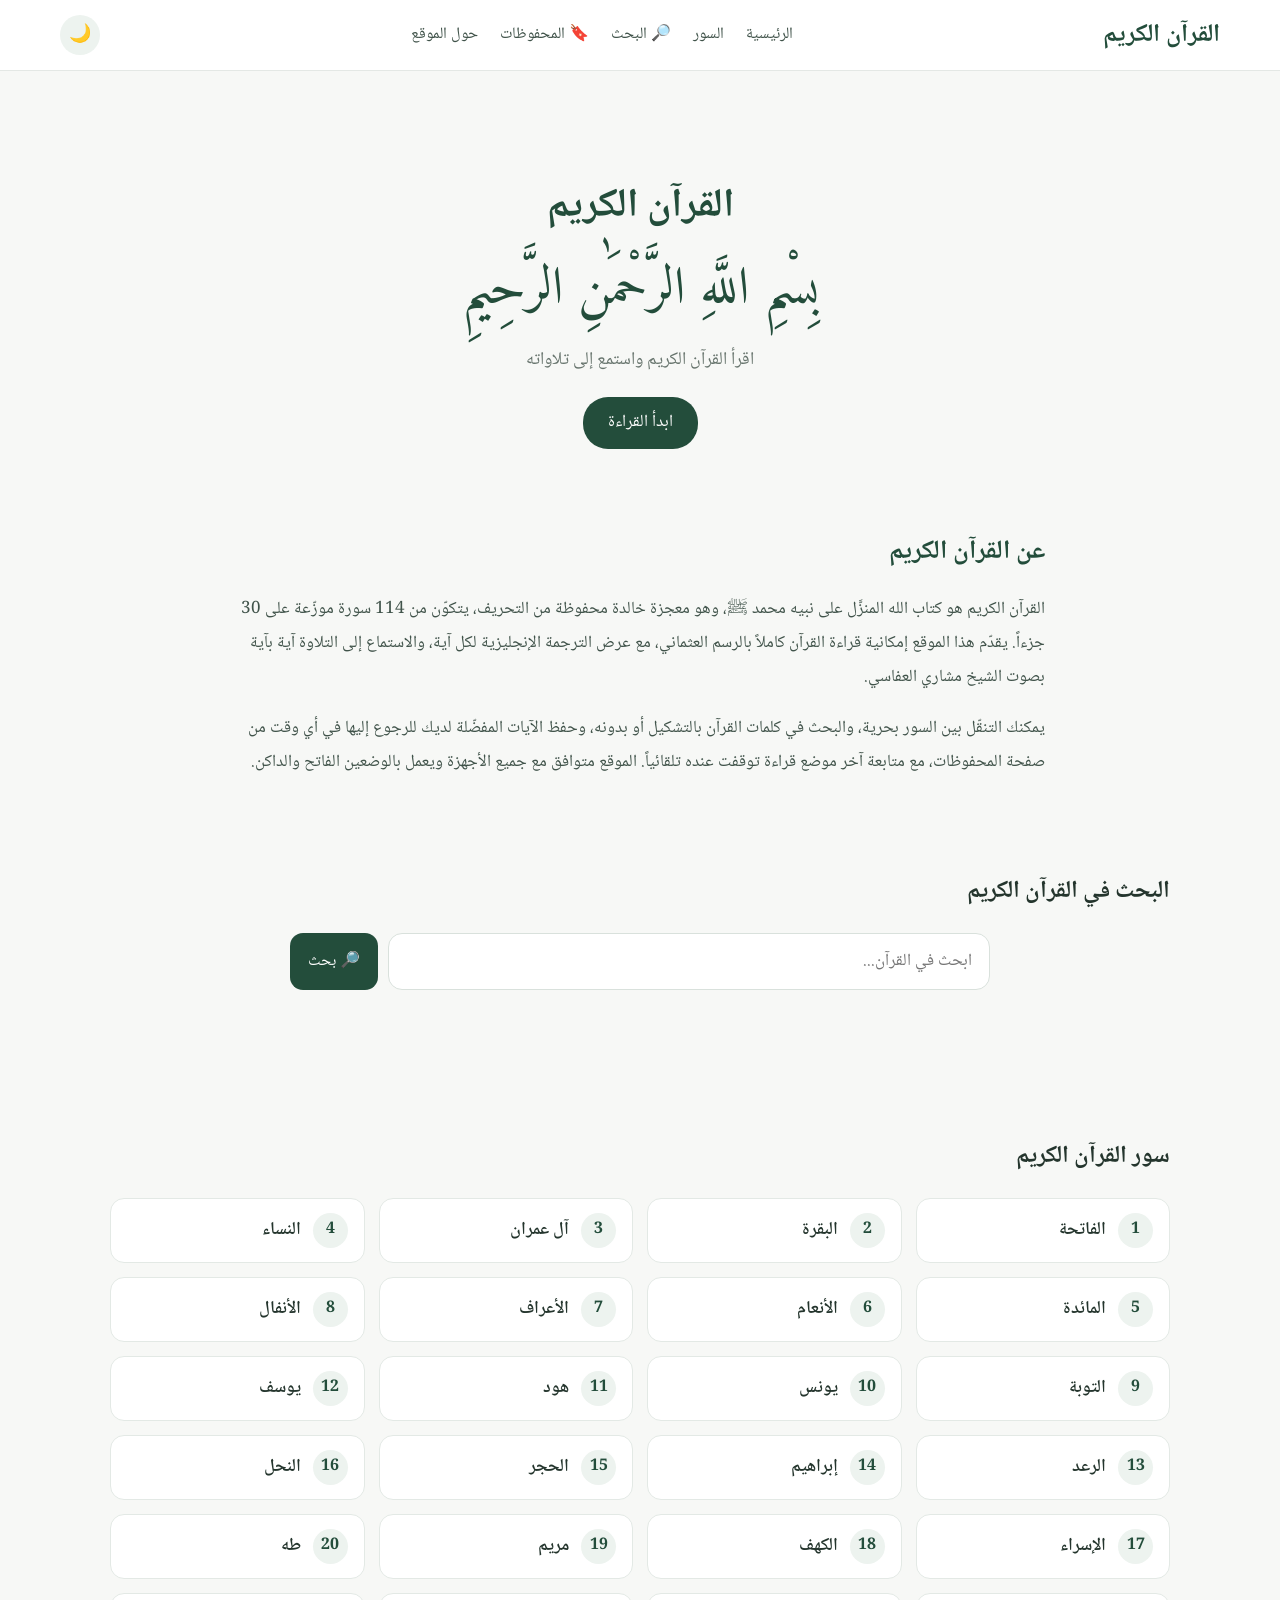
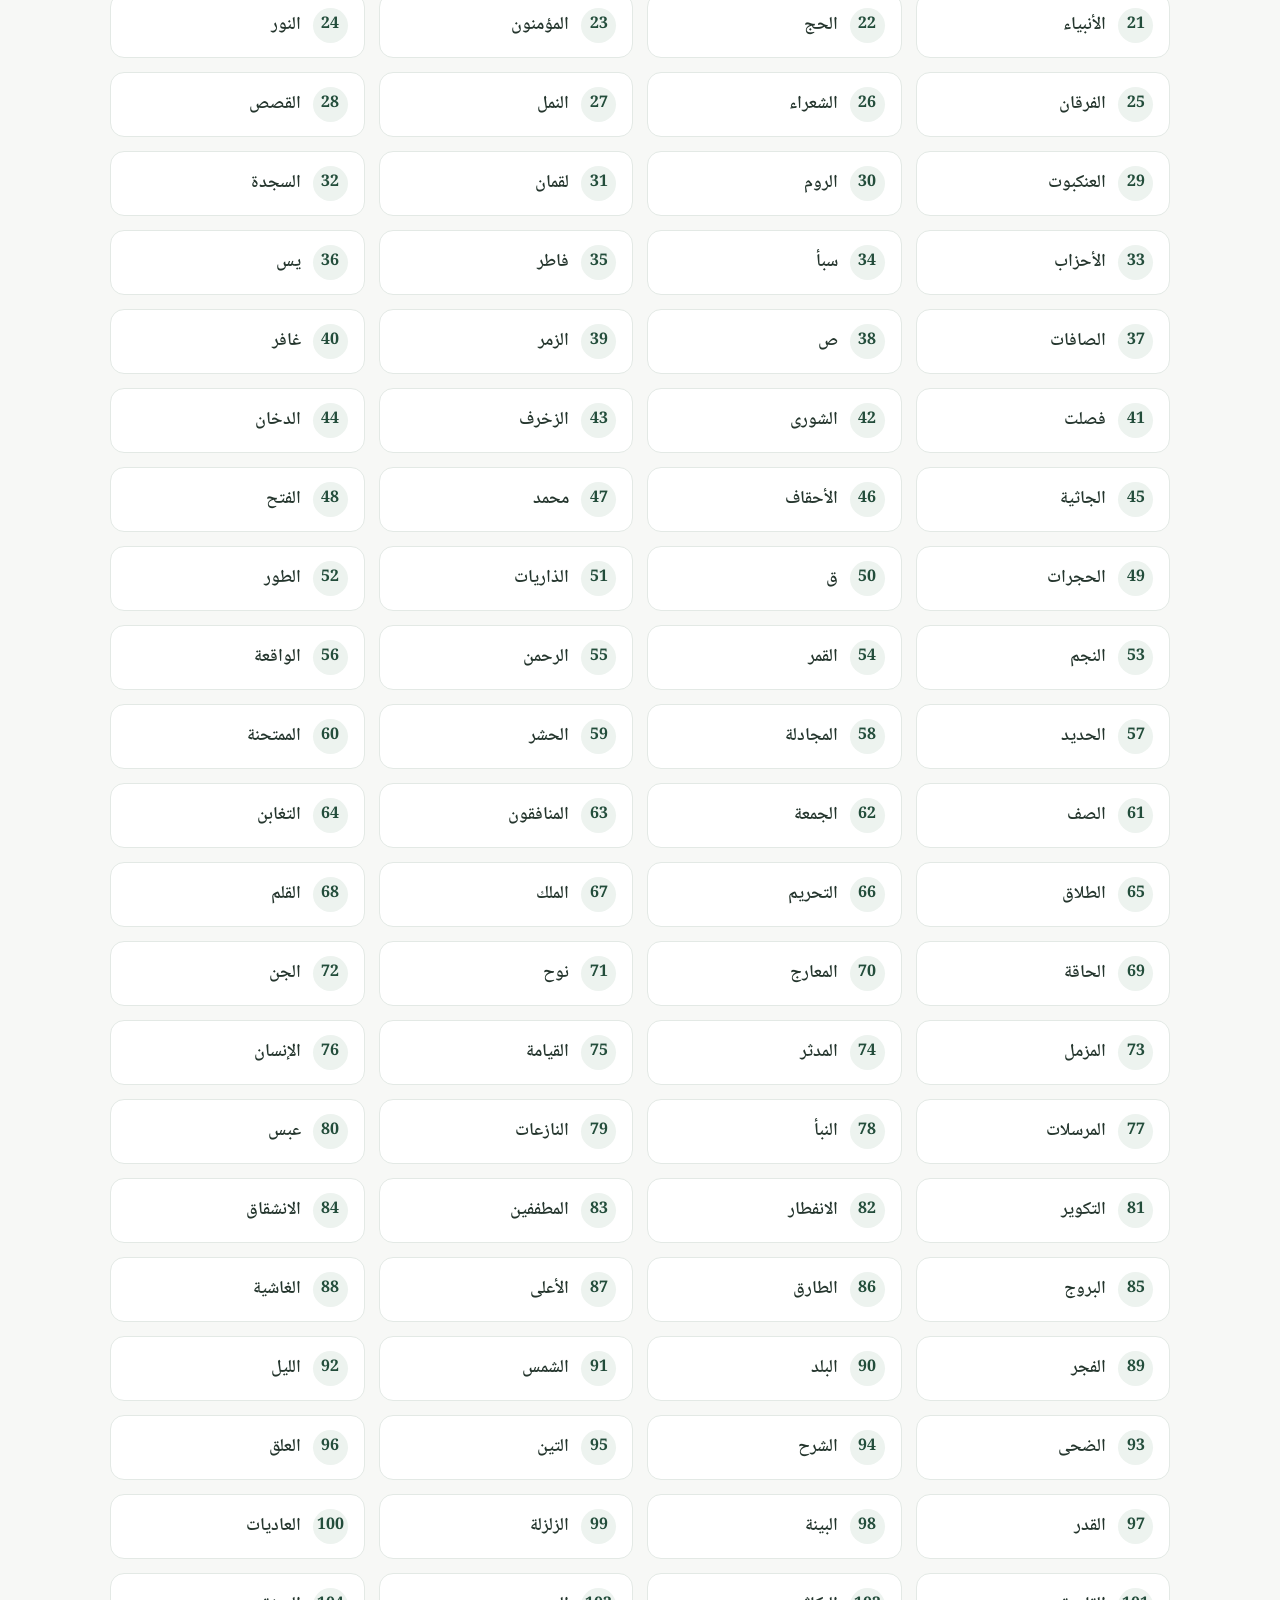
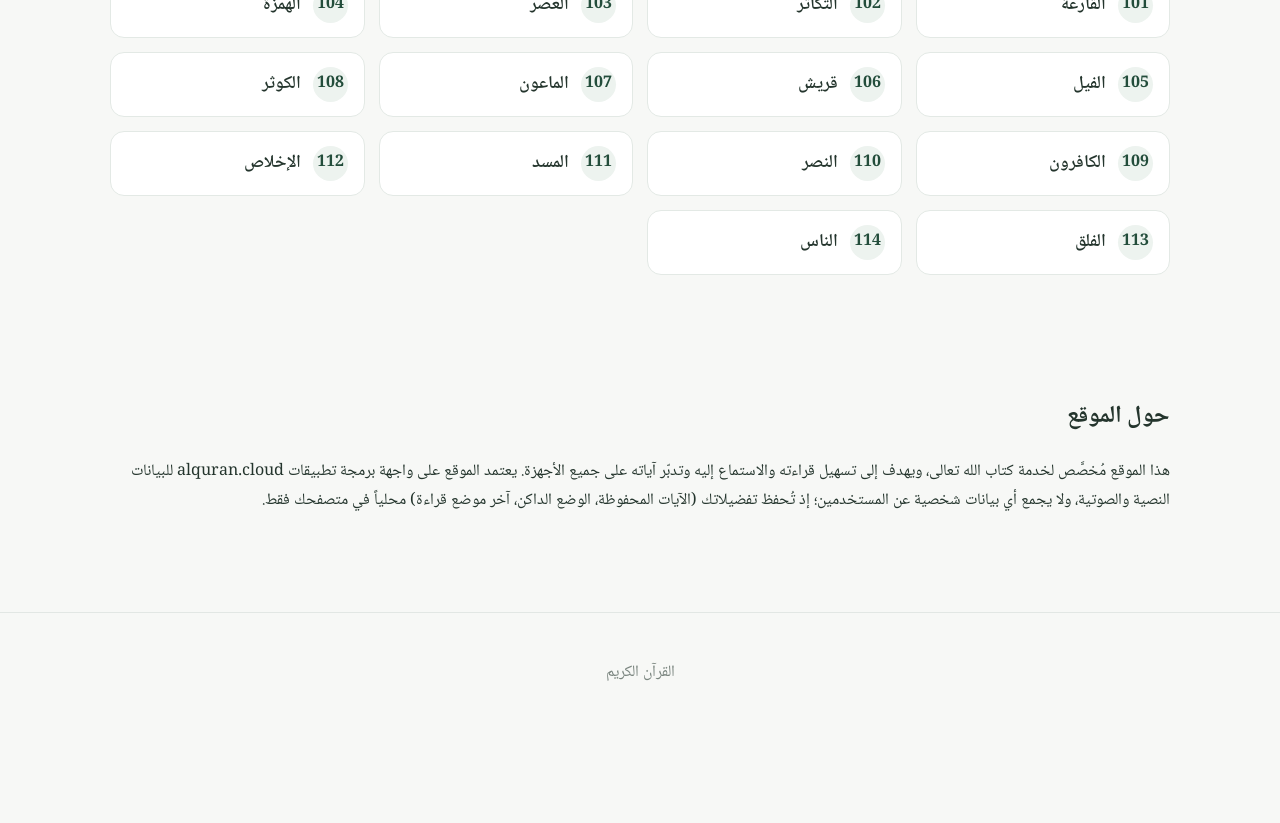
<file: index.html>
<!DOCTYPE html>
<html lang="ar" dir="rtl">

<head>

    <meta charset="UTF-8">

    <meta name="viewport" content="width=device-width, initial-scale=1.0">

    <title>القرآن الكريم - قراءة واستماع لجميع السور</title>

    <meta name="description"
          content="القرآن الكريم كاملاً: اقرأ جميع السور الـ114 بالرسم العثماني مع الترجمة الإنجليزية، استمع للتلاوة بصوت الشيخ مشاري العفاسي، ابحث في الآيات، واحفظ ما تريد الرجوع إليه لاحقاً.">

    <meta name="robots" content="index, follow, max-image-preview:large, max-snippet:-1">
    <meta name="theme-color" content="#234d3b">

    <link rel="canonical" href="https://YOUR-DOMAIN.com/">

    <!-- Open Graph -->
    <meta property="og:type" content="website">
    <meta property="og:site_name" content="القرآن الكريم">
    <meta property="og:locale" content="ar_AR">
    <meta property="og:title" content="القرآن الكريم - قراءة واستماع">
    <meta property="og:description"
          content="اقرأ القرآن الكريم كاملاً واستمع للتلاوات وابحث في الآيات.">
    <meta property="og:url" content="https://YOUR-DOMAIN.com/">
    <meta property="og:image" content="https://YOUR-DOMAIN.com/og-image.jpg">

    <!-- Twitter -->
    <meta name="twitter:card" content="summary_large_image">
    <meta name="twitter:title" content="القرآن الكريم - قراءة واستماع">
    <meta name="twitter:description" content="اقرأ القرآن الكريم كاملاً واستمع للتلاوات.">
    <meta name="twitter:image" content="https://YOUR-DOMAIN.com/og-image.jpg">

    <!-- Icons (add these files to your site root) -->
    <link rel="icon" href="/favicon.ico" sizes="any">
    <link rel="icon" href="/icon.svg" type="image/svg+xml">
    <link rel="apple-touch-icon" href="/apple-touch-icon.png">

    <!-- Fonts -->
    <link rel="preconnect" href="https://fonts.googleapis.com">
    <link rel="preconnect" href="https://fonts.gstatic.com" crossorigin>
    <link
        href="https://fonts.googleapis.com/css2?family=Amiri:wght@400;700&family=Noto+Naskh+Arabic:wght@400;500;600;700&display=swap"
        rel="stylesheet"
    >

    <link rel="stylesheet" href="style.css">

    <!-- Structured data -->
    <script type="application/ld+json">
    {
      "@context": "https://schema.org",
      "@type": "WebSite",
      "name": "القرآن الكريم",
      "alternateName": "Quran Kareem",
      "url": "https://YOUR-DOMAIN.com/",
      "inLanguage": "ar",
      "potentialAction": {
        "@type": "SearchAction",
        "target": "https://YOUR-DOMAIN.com/?q={search_term_string}",
        "query-input": "required name=search_term_string"
      }
    }
    </script>

</head>


<body>


    <!-- =========================
         HEADER
         ========================= -->

    <header>

        <div class="header-container">

            <a href="index.html" class="logo">
                القرآن الكريم
            </a>

            <nav id="main-nav">

                <a href="index.html">الرئيسية</a>

                <a href="index.html#surahs">السور</a>

                <a href="index.html#search">🔎 البحث</a>

                <a href="bookmarks.html">🔖 المحفوظات</a>

                <a href="index.html#about">حول الموقع</a>

            </nav>

            <div class="header-actions">

                <button
                    id="theme-toggle"
                    onclick="toggleTheme()"
                    aria-label="تغيير المظهر"
                >
                    🌙
                </button>

                <button
                    id="menu-button"
                    onclick="toggleMenu()"
                    aria-label="فتح القائمة"
                >
                    ☰
                </button>

            </div>

        </div>

    </header>



    <!-- =========================
         MAIN
         ========================= -->

    <main>

        <!-- =========================
             HERO
             ========================= -->

        <section class="hero">

            <h1 class="hero-title">
                القرآن الكريم
            </h1>

            <p class="hero-basmala">
                بِسْمِ اللَّهِ الرَّحْمَٰنِ الرَّحِيمِ
            </p>

            <p class="hero-subtitle">
                اقرأ القرآن الكريم واستمع إلى تلاواته
            </p>

            <div class="hero-actions">

                <a href="#surahs" class="start-reading">
                    ابدأ القراءة
                </a>

                <button
                    id="continue-reading"
                    class="continue-reading-btn"
                    onclick="continueReading()"
                    style="display: none;"
                >
                    📖 متابعة القراءة
                </button>

            </div>

        </section>



        <!-- =========================
             INTRO CONTENT (for SEO)
             ========================= -->

        <section id="intro" class="intro">

            <h2>عن القرآن الكريم</h2>

            <p>
                القرآن الكريم هو كتاب الله المنزَّل على نبيه محمد ﷺ،
                وهو معجزة خالدة محفوظة من التحريف، يتكوّن من 114 سورة
                موزّعة على 30 جزءاً. يقدّم هذا الموقع إمكانية قراءة
                القرآن كاملاً بالرسم العثماني، مع عرض الترجمة
                الإنجليزية لكل آية، والاستماع إلى التلاوة آية بآية
                بصوت الشيخ مشاري العفاسي.
            </p>

            <p>
                يمكنك التنقّل بين السور بحرية، والبحث في كلمات القرآن
                بالتشكيل أو بدونه، وحفظ الآيات المفضّلة لديك للرجوع
                إليها في أي وقت من صفحة المحفوظات، مع متابعة آخر موضع
                قراءة توقفت عنده تلقائياً. الموقع متوافق مع جميع
                الأجهزة ويعمل بالوضعين الفاتح والداكن.
            </p>

        </section>



        <!-- =========================
             SEARCH
             ========================= -->

        <section id="search">

            <h2>
                البحث في القرآن الكريم
            </h2>

            <div class="search-box">

                <div class="search-input-wrapper">

                    <input
                        type="text"
                        id="search-input"
                        placeholder="ابحث في القرآن..."
                        autocomplete="off"
                        aria-label="البحث في القرآن"
                    >

                    <button
                        id="clear-search"
                        type="button"
                        onclick="clearSearch()"
                        aria-label="مسح البحث"
                    >
                        ✕
                    </button>

                </div>

                <button
                    class="search-button"
                    type="button"
                    onclick="searchQuran()"
                >
                    🔎 بحث
                </button>

            </div>

            <div id="search-results" aria-live="polite"></div>

        </section>



        <!-- =========================
             SURAHS
             ========================= -->

        <section id="surahs">

            <h2>
                سور القرآن الكريم
            </h2>

            <div id="surah-list"></div>

        </section>



        <!-- =========================
             ABOUT
             ========================= -->

        <section id="about">

            <h2>
                حول الموقع
            </h2>

            <p>
                هذا الموقع مُخصَّص لخدمة كتاب الله تعالى، ويهدف إلى
                تسهيل قراءته والاستماع إليه وتدبّر آياته على جميع
                الأجهزة. يعتمد الموقع على واجهة برمجة تطبيقات
                alquran.cloud للبيانات النصية والصوتية، ولا يجمع
                أي بيانات شخصية عن المستخدمين؛ إذ تُحفظ تفضيلاتك
                (الآيات المحفوظة، الوضع الداكن، آخر موضع قراءة)
                محلياً في متصفحك فقط.
            </p>

        </section>


    </main>



    <!-- =========================
         FOOTER
         ========================= -->

    <footer>

        <p>
            القرآن الكريم
        </p>

    </footer>


    <!-- ==============================
         MINI AUDIO PLAYER
         ============================== -->

    <div id="audio-player" class="audio-player">

        <div class="audio-info">

            <div id="audio-title">
                لم يتم تشغيل أي آية
            </div>

            <div id="audio-status">
                القرآن الكريم
            </div>

        </div>

        <div class="audio-controls">

            <button
                id="audio-prev"
                onclick="playPreviousFromPlayer()"
                aria-label="الآية السابقة"
            >
                ⏮️
            </button>

            <button
                id="audio-main-button"
                onclick="toggleMainAudio()"
                aria-label="تشغيل وإيقاف"
            >
                ▶️
            </button>

            <button
                id="audio-next"
                onclick="playNextFromPlayer()"
                aria-label="الآية التالية"
            >
                ⏭️
            </button>

        </div>

        <div class="audio-progress-container">

            <span id="audio-current-time">0:00</span>

            <input
                type="range"
                id="audio-progress"
                min="0"
                max="100"
                value="0"
            >

            <span id="audio-duration">0:00</span>

        </div>

        <div class="audio-volume-container">

            <span>🔊</span>

            <input
                type="range"
                id="audio-volume"
                min="0"
                max="1"
                step="0.01"
                value="1"
                aria-label="مستوى الصوت"
            >

        </div>

        <button
            id="audio-close"
            onclick="closeAudioPlayer()"
            aria-label="إغلاق المشغل"
        >
            ✕
        </button>

    </div>

    <script src="script.js"></script>

</body>

</html>
</file>
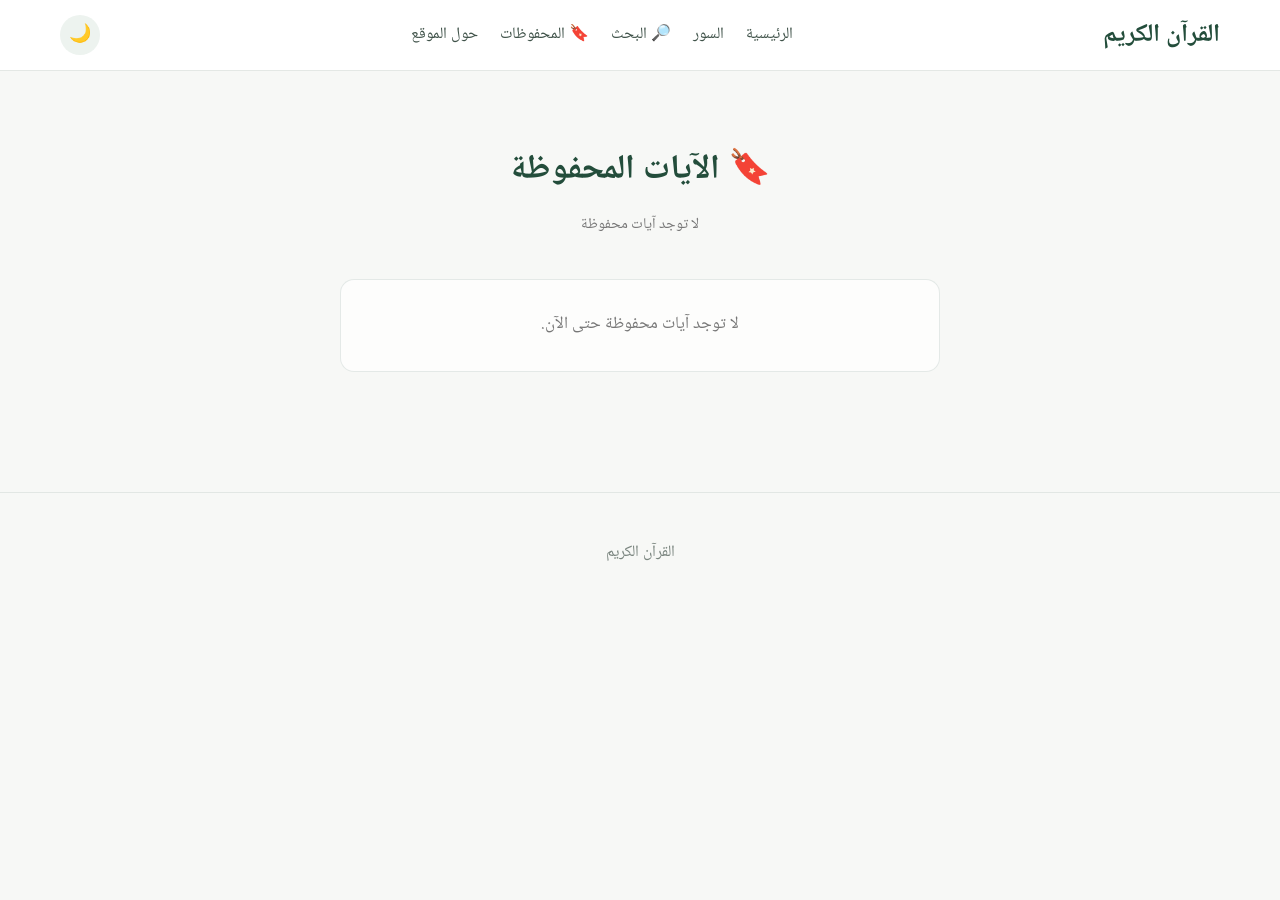
<file: bookmarks.html>
<!DOCTYPE html>
<html lang="ar" dir="rtl">

<head>

    <meta charset="UTF-8">

    <meta name="viewport" content="width=device-width, initial-scale=1.0">

    <title>المحفوظات - القرآن الكريم</title>

    <meta name="description"
          content="الآيات التي حفظتها من القرآن الكريم للرجوع إليها لاحقاً.">

    <meta name="robots" content="noindex, follow">
    <meta name="theme-color" content="#234d3b">

    <link rel="icon" href="/favicon.ico" sizes="any">
    <link rel="icon" href="/icon.svg" type="image/svg+xml">
    <link rel="apple-touch-icon" href="/apple-touch-icon.png">

    <link rel="preconnect" href="https://fonts.googleapis.com">
    <link rel="preconnect" href="https://fonts.gstatic.com" crossorigin>

    <link
        href="https://fonts.googleapis.com/css2?family=Amiri:wght@400;700&family=Noto+Naskh+Arabic:wght@400;500;600;700&display=swap"
        rel="stylesheet"
    >

    <link rel="stylesheet" href="style.css">

</head>

<body>

    <header>

        <div class="header-container">

            <a href="index.html" class="logo">
                القرآن الكريم
            </a>

            <nav id="main-nav">

                <a href="index.html">الرئيسية</a>

                <a href="index.html#surahs">السور</a>

                <a href="index.html#search">🔎 البحث</a>

                <a href="bookmarks.html">🔖 المحفوظات</a>

                <a href="index.html#about">حول الموقع</a>

            </nav>

            <div class="header-actions">

                <button
                    id="theme-toggle"
                    onclick="toggleTheme()"
                    aria-label="تغيير المظهر"
                >
                    🌙
                </button>

                <button
                    id="menu-button"
                    onclick="toggleMenu()"
                    aria-label="فتح القائمة"
                >
                    ☰
                </button>

            </div>

        </div>

    </header>


    <main>

        <section>

            <h1 class="page-title">🔖 الآيات المحفوظة</h1>

            <button
                id="clear-bookmarks"
                class="clear-bookmarks-btn"
                onclick="clearAllBookmarks()"
            >
                🗑️ حذف جميع المحفوظات
            </button>

            <p id="bookmarks-count" class="bookmarks-count"></p>

            <div id="bookmarks-list"></div>

        </section>

    </main>


    <footer>
        <p>القرآن الكريم</p>
    </footer>


    <!-- MINI AUDIO PLAYER -->

    <div id="audio-player" class="audio-player">

        <div class="audio-info">

            <div id="audio-title">
                لم يتم تشغيل أي آية
            </div>

            <div id="audio-status">
                القرآن الكريم
            </div>

        </div>

        <div class="audio-controls">

            <button
                id="audio-prev"
                onclick="playPreviousFromPlayer()"
                aria-label="الآية السابقة"
            >
                ⏮️
            </button>

            <button
                id="audio-main-button"
                onclick="toggleMainAudio()"
                aria-label="تشغيل وإيقاف"
            >
                ▶️
            </button>

            <button
                id="audio-next"
                onclick="playNextFromPlayer()"
                aria-label="الآية التالية"
            >
                ⏭️
            </button>

        </div>

        <div class="audio-progress-container">

            <span id="audio-current-time">0:00</span>

            <input
                type="range"
                id="audio-progress"
                min="0"
                max="100"
                value="0"
            >

            <span id="audio-duration">0:00</span>

        </div>

        <div class="audio-volume-container">

            <span>🔊</span>

            <input
                type="range"
                id="audio-volume"
                min="0"
                max="1"
                step="0.01"
                value="1"
                aria-label="مستوى الصوت"
            >

        </div>

        <button
            id="audio-close"
            onclick="closeAudioPlayer()"
            aria-label="إغلاق المشغل"
        >
            ✕
        </button>

    </div>

    <script src="script.js"></script>

</body>

</html>
</file>
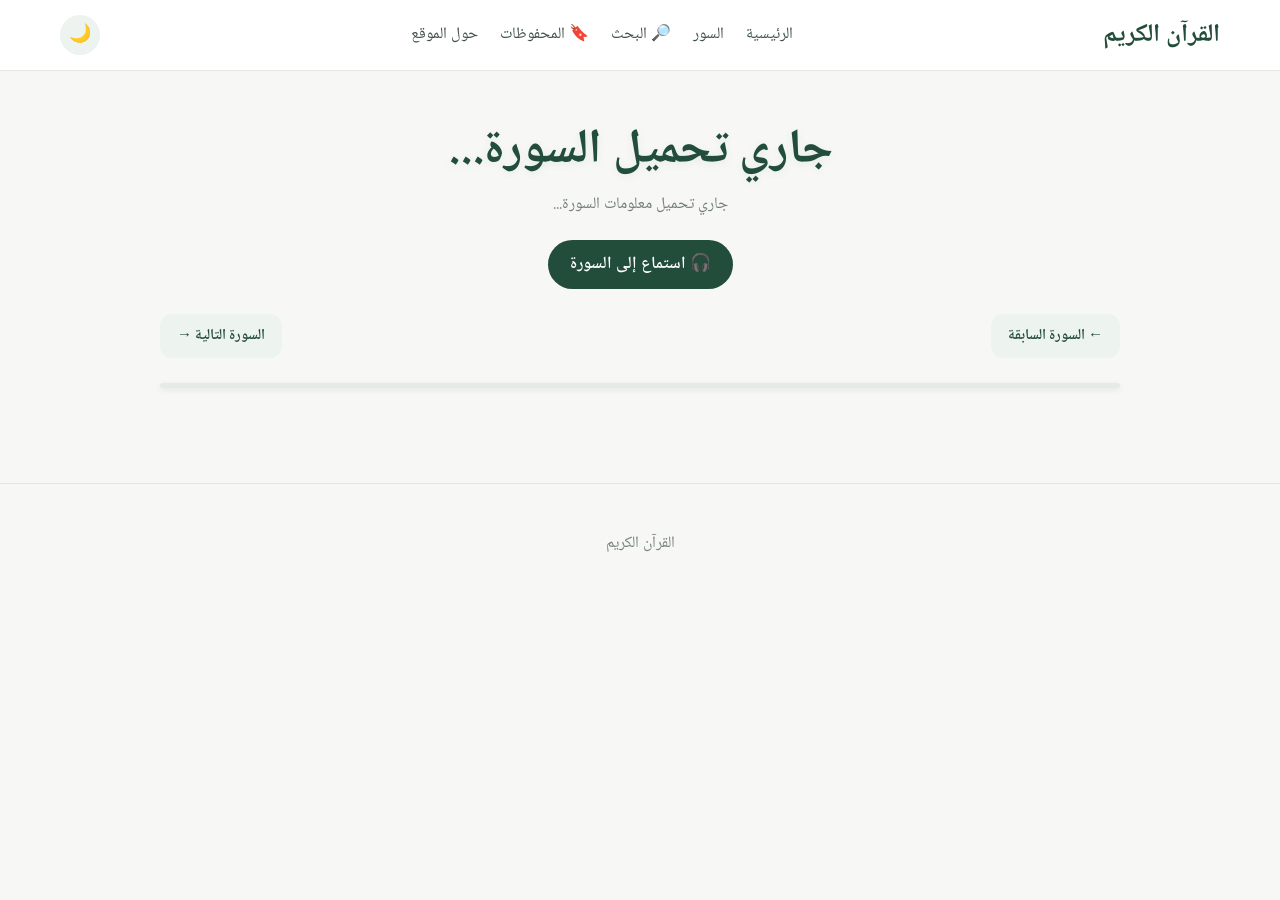
<file: surah.html>
<!DOCTYPE html>
<html lang="ar" dir="rtl">

<head>

    <meta charset="UTF-8">

    <meta name="viewport" content="width=device-width, initial-scale=1.0">

    <title>قراءة السورة - القرآن الكريم</title>

    <meta name="description"
          content="اقرأ سورة كاملة بالرسم العثماني مع الترجمة الإنجليزية والاستماع للتلاوة بصوت الشيخ مشاري العفاسي.">

    <meta name="robots" content="index, follow, max-image-preview:large">
    <meta name="theme-color" content="#234d3b">

    <link rel="canonical" href="https://YOUR-DOMAIN.com/surah.html">

    <meta property="og:type" content="article">
    <meta property="og:site_name" content="القرآن الكريم">
    <meta property="og:locale" content="ar_AR">
    <meta property="og:title" content="قراءة السورة - القرآن الكريم">
    <meta property="og:description"
          content="اقرأ السورة كاملة مع الترجمة والاستماع للتلاوة.">
    <meta property="og:image" content="https://YOUR-DOMAIN.com/og-image.jpg">

    <meta name="twitter:card" content="summary_large_image">

    <link rel="icon" href="/favicon.ico" sizes="any">
    <link rel="icon" href="/icon.svg" type="image/svg+xml">
    <link rel="apple-touch-icon" href="/apple-touch-icon.png">

    <link rel="preconnect" href="https://fonts.googleapis.com">
    <link rel="preconnect" href="https://fonts.gstatic.com" crossorigin>

    <link
        href="https://fonts.googleapis.com/css2?family=Amiri:wght@400;700&family=Noto+Naskh+Arabic:wght@400;500;600;700&display=swap"
        rel="stylesheet"
    >

    <link rel="stylesheet" href="style.css">

</head>

<body>

    <header>

        <div class="header-container">

            <a href="index.html" class="logo">
                القرآن الكريم
            </a>

            <nav id="main-nav">
                <a href="index.html">الرئيسية</a>
                <a href="index.html#surahs">السور</a>
                <a href="index.html#search">🔎 البحث</a>
                <a href="bookmarks.html">🔖 المحفوظات</a>
                <a href="index.html#about">حول الموقع</a>
            </nav>

            <div class="header-actions">

                <button
                    id="theme-toggle"
                    onclick="toggleTheme()"
                    aria-label="تغيير المظهر"
                >
                    🌙
                </button>

                <button
                    id="menu-button"
                    onclick="toggleMenu()"
                    aria-label="فتح القائمة"
                >
                    ☰
                </button>

            </div>

        </div>

    </header>


    <main>

        <section id="surah-page">

            <div class="surah-info">

                <h1 id="surah-title">
                    جاري تحميل السورة...
                </h1>

                <div class="surah-details" id="surah-details">
                    جاري تحميل معلومات السورة...
                </div>

            </div>

            <div class="surah-listen">
                <button onclick="listenToSurah()">
                    🎧 استماع إلى السورة
                </button>
            </div>

            <div class="surah-navigation">

                <button id="previous-surah" onclick="goToPreviousSurah()">
                    ← السورة السابقة
                </button>

                <button id="next-surah" onclick="goToNextSurah()">
                    السورة التالية →
                </button>

            </div>

            <div class="reading-progress-container">
                <div id="reading-progress"></div>
            </div>

            <div id="ayah-list"></div>

        </section>

    </main>


    <footer>
        <p>القرآن الكريم</p>
    </footer>


    <!-- MINI AUDIO PLAYER -->

    <div id="audio-player" class="audio-player">

        <div class="audio-info">

            <div id="audio-title">
                لم يتم تشغيل أي آية
            </div>

            <div id="audio-status">
                القرآن الكريم
            </div>

        </div>

        <div class="audio-controls">

            <button
                id="audio-prev"
                onclick="playPreviousFromPlayer()"
                aria-label="الآية السابقة"
            >
                ⏮️
            </button>

            <button
                id="audio-main-button"
                onclick="toggleMainAudio()"
                aria-label="تشغيل وإيقاف"
            >
                ▶️
            </button>

            <button
                id="audio-next"
                onclick="playNextFromPlayer()"
                aria-label="الآية التالية"
            >
                ⏭️
            </button>

        </div>

        <div class="audio-progress-container">

            <span id="audio-current-time">0:00</span>

            <input
                type="range"
                id="audio-progress"
                min="0"
                max="100"
                value="0"
            >

            <span id="audio-duration">0:00</span>

        </div>

        <div class="audio-volume-container">

            <span>🔊</span>

            <input
                type="range"
                id="audio-volume"
                min="0"
                max="1"
                step="0.01"
                value="1"
                aria-label="مستوى الصوت"
            >

        </div>

        <button
            id="audio-close"
            onclick="closeAudioPlayer()"
            aria-label="إغلاق المشغل"
        >
            ✕
        </button>

    </div>

    <script src="script.js"></script>

</body>

</html>
</file>
<file: style.css>
/* =========================================================
   GENERAL
   ========================================================= */

   * {
    box-sizing: border-box;
}

html {
    scroll-behavior: smooth;
}

body {
    margin: 0;
    padding: 0 0 90px;  /* room for the fixed audio player */

    font-family: "Noto Naskh Arabic", "Amiri", serif;

    background: #f7f8f6;
    color: #24352d;

    line-height: 1.8;

    transition:
        background 0.3s ease,
        color 0.3s ease;
}

button,
input {
    font-family: inherit;
}

button {
    cursor: pointer;
}


/* =========================================================
   HEADER
   ========================================================= */

header {
    position: sticky;
    top: 0;

    z-index: 1000;

    background: rgba(255, 255, 255, 0.95);

    backdrop-filter: blur(12px);
    -webkit-backdrop-filter: blur(12px);

    border-bottom: 1px solid #e4e8e5;
}

.header-container {
    max-width: 1200px;

    margin: auto;

    min-height: 70px;

    padding: 0 20px;

    display: flex;
    align-items: center;
    justify-content: space-between;

    gap: 20px;
}


/* LOGO */

.logo {
    color: #234d3b;

    text-decoration: none;

    font-size: 25px;
    font-weight: 700;

    white-space: nowrap;
}


/* NAVIGATION */

nav {
    display: flex;

    align-items: center;

    gap: 22px;
}

nav a {
    color: #40534a;

    text-decoration: none;

    font-size: 16px;

    transition: 0.2s ease;
}

nav a:hover {
    color: #234d3b;
}


/* HEADER BUTTONS */

.header-actions {
    display: flex;

    align-items: center;

    gap: 8px;
}

.header-actions button {
    width: 40px;
    height: 40px;

    border: none;

    border-radius: 50%;

    background: #edf3ef;

    color: #234d3b;

    font-size: 18px;

    transition: 0.2s ease;
}

.header-actions button:hover {
    transform: scale(1.06);

    background: #dceae3;
}

#menu-button {
    display: none;
}


/* =========================================================
   MAIN
   ========================================================= */

main {
    width: 100%;
}

section {
    max-width: 1100px;

    margin: 40px auto;

    padding: 30px 20px;
}

.page-title {
    text-align: center;
    color: #234d3b;
    font-size: clamp(24px, 4vw, 34px);
    margin: 0 0 20px;
}

body.dark-mode .page-title {
    color: #f0d477;
}


/* =========================================================
   HERO / HOME
   ========================================================= */

.hero {
    text-align: center;

    padding-top: 60px;
    padding-bottom: 40px;
}

.hero-title {
    margin: 0 0 6px;

    color: #234d3b;

    font-size: clamp(26px, 4vw, 40px);
}

.hero-basmala {
    margin: 0 0 12px;

    font-family: "Amiri", serif;

    font-size: clamp(28px, 6vw, 52px);

    line-height: 1.6;

    color: #234d3b;
}

.hero-subtitle {
    color: #68756e;

    font-size: 18px;

    margin: 8px 0 20px;
}

.hero-actions {
    display: flex;
    justify-content: center;
    align-items: center;
    gap: 10px;
    flex-wrap: wrap;
}

body.dark-mode .hero-title,
body.dark-mode .hero-basmala {
    color: #f0d477;
}

body.dark-mode .hero-subtitle {
    color: #b8c2bc;
}


/* =========================================================
   INTRO (SEO CONTENT)
   ========================================================= */

.intro {
    max-width: 850px;
    margin: 20px auto 40px;
    padding: 0 20px;
    color: #40534a;
}

.intro h2 {
    color: #234d3b;
    font-size: 26px;
    margin-bottom: 10px;
}

.intro p {
    font-size: 17px;
    line-height: 2;
    margin-bottom: 14px;
}

body.dark-mode .intro {
    color: #cfd8d3;
}

body.dark-mode .intro h2 {
    color: #f0d477;
}


/* =========================================================
   GENERAL BUTTON
   ========================================================= */

button {
    border: none;

    transition:
        transform 0.2s ease,
        background 0.2s ease,
        box-shadow 0.2s ease;
}

button:hover {
    transform: translateY(-1px);
}


/* =========================================================
   START READING
   ========================================================= */

.start-reading {
    display: inline-block;

    padding: 11px 25px;

    border-radius: 25px;

    background: #234d3b;

    color: white;

    font-size: 17px;

    text-decoration: none;

    transition:
        background 0.2s ease,
        transform 0.2s ease;
}

.start-reading:hover {
    background: #2f624d;
    transform: translateY(-1px);
}


/* =========================================================
   CONTINUE READING
   ========================================================= */

.continue-reading-btn,
.hero button {
    padding: 12px 22px;

    font-size: 16px;

    border-radius: 8px;

    cursor: pointer;
}

.continue-reading-btn {
    background: #f0d477;

    color: #111;

    border: none;
}

.continue-reading-btn:hover {
    background: #e6c65c;
}


/* =========================================================
   SURAH LIST
   ========================================================= */

#surahs {
    scroll-margin-top: 90px;
}

#surah-list {
    display: grid;

    grid-template-columns: repeat(auto-fit, minmax(230px, 1fr));

    gap: 14px;
}

a.surah {
    text-decoration: none;
    color: inherit;
}

.surah {
    display: flex;

    align-items: center;

    gap: 12px;

    padding: 14px 16px;

    background: white;

    border: 1px solid #e3e9e5;

    border-radius: 14px;

    cursor: pointer;

    transition:
        transform 0.2s ease,
        box-shadow 0.2s ease,
        border-color 0.2s ease;
}

.surah:hover {
    transform: translateY(-3px);

    border-color: #cbdcd3;

    box-shadow: 0 7px 20px rgba(0, 0, 0, 0.07);
}

.surah-number {
    width: 35px;
    height: 35px;

    flex-shrink: 0;

    display: flex;

    align-items: center;
    justify-content: center;

    border-radius: 50%;

    background: #edf3ef;

    color: #234d3b;

    font-weight: 700;
}

.surah-name {
    font-size: 18px;

    font-weight: 600;
}


/* =========================================================
   SEARCH
   ========================================================= */

#search {
    scroll-margin-top: 90px;
}

.search-box {
    display: flex;

    gap: 10px;

    max-width: 700px;

    margin: 0 auto 25px;
}

.search-input-wrapper {
    position: relative;

    flex: 1;

    min-width: 0;
}

#search-input {
    width: 100%;

    padding: 13px 17px;

    /* room for the ✕ button (which sits on the left in RTL) */
    padding-left: 46px;

    border: 1px solid #d9e1dc;

    border-radius: 14px;

    outline: none;

    background: white;

    color: #24352d;

    font-size: 17px;

    transition: 0.2s ease;
}

#search-input:focus {
    border-color: #8eae9d;

    box-shadow: 0 0 0 3px rgba(35, 77, 59, 0.08);
}


/* CLEAR SEARCH BUTTON (✕ inside the input) */

#clear-search {
    position: absolute;

    top: 50%;

    left: 10px;

    transform: translateY(-50%);

    width: 28px;

    height: 28px;

    padding: 0;

    display: none;

    align-items: center;

    justify-content: center;

    border: none;

    border-radius: 50%;

    background: #eef1ef;

    color: #666;

    font-size: 13px;

    line-height: 1;

    transition:
        background 0.15s ease,
        transform 0.15s ease;
}

#clear-search:hover {
    background: #dfe5e1;
}

#clear-search.visible {
    display: flex;
}

body.dark-mode #clear-search {
    background: #2c2c2c;

    color: #ccc;
}

body.dark-mode #clear-search:hover {
    background: #3a3a3a;
}


.search-button {
    padding: 10px 18px;

    border-radius: 13px;

    font-size: 16px;

    background: #234d3b;

    color: white;
}


/* =========================================================
   SEARCH RESULTS
   ========================================================= */

#search-results {
    max-width: 850px;

    margin: auto;
}

.search-count {
    text-align: center;

    color: #68756e;
}

.search-result {
    position: relative;

    margin-bottom: 15px;

    padding: 18px;

    background: white;

    border: 1px solid #e2e8e4;

    border-radius: 15px;

    box-shadow: 0 3px 12px rgba(0, 0, 0, 0.04);
}

.search-result-header {
    display: flex;

    justify-content: space-between;

    gap: 10px;

    margin-bottom: 8px;

    color: #234d3b;
}

.search-ayah {
    font-family: "Amiri", serif;

    font-size: 21px;

    line-height: 2;

    margin: 8px 0;
}

.search-ayah mark {
    background: #f3df83;

    color: inherit;

    border-radius: 4px;

    padding: 0 3px;
}


/* =========================================================
   SURAH PAGE
   ========================================================= */

#surah-page {
    max-width: 1000px;

    margin: 30px auto;

    padding: 20px;
}

.surah-info {
    text-align: center;

    margin-bottom: 20px;
}

#surah-title {
    margin: 0;

    color: #234d3b;

    font-size: clamp(30px, 6vw, 48px);

    line-height: 1.3;

    letter-spacing: 0;

    text-shadow: 0 2px 8px rgba(35, 77, 59, 0.08);
}

body.dark-mode #surah-title {
    color: #dfe9e3;

    text-shadow: 0 2px 8px rgba(212, 175, 55, 0.08);
}

.surah-details {
    color: #737e78;

    font-size: 16px;

    line-height: 1.8;

    margin-top: 8px;
}

body.dark-mode .surah-details {
    color: #aebbb4;
}


/* =========================================================
   LISTEN BUTTON
   ========================================================= */

.surah-listen {
    display: flex;

    justify-content: center;

    margin: 20px 0;
}

.surah-listen button {
    padding: 10px 22px;

    border: none;

    border-radius: 25px;

    background: #234d3b;

    color: white;

    font-family: inherit;

    font-size: 17px;

    font-weight: 600;

    cursor: pointer;

    transition:
        background 0.2s ease,
        transform 0.2s ease,
        box-shadow 0.2s ease;
}

.surah-listen button:hover {
    background: #315f4c;

    transform: translateY(-2px);

    box-shadow: 0 5px 12px rgba(35, 77, 59, 0.2);
}

body.dark-mode .surah-listen button {
    background: #315f4c;
    color: #fff;
}

body.dark-mode .surah-listen button:hover {
    background: #3d755e;
}


/* =========================================================
   SURAH NAVIGATION
   ========================================================= */

.surah-navigation {
    display: flex;

    justify-content: space-between;

    gap: 15px;

    margin: 25px 0;
}

.surah-navigation button {
    padding: 9px 17px;

    border: none;

    border-radius: 12px;

    background: #edf3ef;

    color: #234d3b;

    font-family: inherit;

    font-size: 15px;

    font-weight: 600;

    cursor: pointer;

    transition:
        background 0.2s ease,
        color 0.2s ease,
        transform 0.2s ease,
        box-shadow 0.2s ease;
}

.surah-navigation button:hover {
    background: #315f4c;

    color: #fff;

    transform: translateY(-2px);

    box-shadow: 0 4px 10px rgba(49, 95, 76, 0.18);
}

body.dark-mode .surah-navigation button {
    background: #26332d;

    color: #dfe9e3;
}

body.dark-mode .surah-navigation button:hover {
    background: #315f4c;

    color: #fff;
}


/* =========================================================
   READING PROGRESS
   ========================================================= */

.reading-progress-container {
    position: sticky;

    top: 70px;

    z-index: 100;

    width: 100%;

    height: 5px;

    background: #e5eae7;

    border-radius: 10px;

    overflow: hidden;

    margin-bottom: 25px;

    box-shadow: 0 2px 6px rgba(0, 0, 0, 0.08);
}

#reading-progress {
    width: 0;

    height: 100%;

    background: #d4af37;

    transition: width 0.15s linear;
}

body.dark-mode .reading-progress-container {
    background: #26332d;
}


/* =========================================================
   AYAH
   ========================================================= */

.ayah {
    position: relative;

    margin-bottom: 20px;

    padding: 22px;

    background: white;

    border: 1px solid #e3e9e5;

    border-radius: 18px;

    scroll-margin-top: 100px;

    transition:
        background 0.3s ease,
        box-shadow 0.3s ease,
        transform 0.3s ease,
        border 0.3s ease;
}

.ayah:hover {
    box-shadow: 0 5px 18px rgba(0, 0, 0, 0.05);
}


.ayah-header {
    display: flex;

    align-items: center;

    gap: 8px;

    margin-bottom: 8px;
}

.ayah-number {
    width: 32px;
    height: 32px;

    display: flex;

    align-items: center;
    justify-content: center;

    border-radius: 50%;

    background: #edf3ef;

    color: #315f4c;

    font-weight: 700;

    font-size: 14px;
}


/* =========================================================
   AYAH BUTTONS
   ========================================================= */

.play-button,
.bookmark-button,
.copy-button {
    width: 34px;
    height: 34px;

    display: inline-flex;

    align-items: center;
    justify-content: center;

    padding: 0;

    border-radius: 50%;

    background: transparent;

    color: #315f4c;

    font-size: 17px;

    border: none;

    transition:
        background 0.2s ease,
        color 0.2s ease,
        transform 0.2s ease,
        box-shadow 0.2s ease;
}

.play-button:hover,
.bookmark-button:hover,
.copy-button:hover {
    background: #edf3ef;

    transform: scale(1.08);
}


/* =========================================================
   SAVED BOOKMARK BUTTON
   ========================================================= */

.bookmark-button.saved {
    background: #d4af37;

    color: #111;

    box-shadow: 0 2px 8px rgba(212, 175, 55, 0.25);
}

.bookmark-button.saved:hover {
    background: #e6c65c;

    color: #111;

    transform: scale(1.08);
}


/* =========================================================
   AYAH TEXT
   ========================================================= */

.ayah-text {
    margin: 8px 0 14px;

    font-family: "Amiri", "Noto Naskh Arabic", serif;

    font-size: clamp(23px, 3vw, 31px);

    line-height: 2.2;

    text-align: right;
}

.translation {
    margin: 0;

    color: #727c76;

    font-family: Arial, sans-serif;

    direction: ltr;

    text-align: left;

    font-size: 15px;

    line-height: 1.7;
}


/* =========================================================
   BOOKMARKS PAGE
   ========================================================= */

#bookmarks-list {
    max-width: 850px;

    margin: auto;
}

.empty-bookmarks {
    text-align: center;

    margin: 40px auto;

    padding: 30px 20px;

    max-width: 600px;

    color: #777;

    font-size: 17px;

    line-height: 1.8;

    background: rgba(255, 255, 255, 0.7);

    border: 1px solid rgba(49, 95, 76, 0.12);

    border-radius: 14px;
}

body.dark-mode .empty-bookmarks {
    color: #bbb;

    background: rgba(255, 255, 255, 0.05);

    border-color: rgba(255, 255, 255, 0.08);
}


/* =========================================================
   BOOKMARKS COUNT
   ========================================================= */

.bookmarks-count {
    text-align: center;

    margin: -10px 0 25px;

    color: #777;

    font-size: 15px;
}

body.dark-mode .bookmarks-count {
    color: #bbb;
}


/* =========================================================
   CLEAR ALL BOOKMARKS
   ========================================================= */

.clear-bookmarks-btn {
    display: block;

    margin: 0 auto 25px;

    padding: 10px 18px;

    border: none;

    border-radius: 8px;

    background: #333;

    color: #fff;

    font-family: inherit;

    font-size: 14px;

    font-weight: 600;

    cursor: pointer;

    transition: all 0.2s ease;
}

.clear-bookmarks-btn:hover {
    background: #444;

    transform: translateY(-2px);
}


/* =========================================================
   READING POSITION
   ========================================================= */

.reading-position {
    border: 2px solid #d4af37 !important;

    box-shadow: 0 0 15px rgba(212, 175, 55, 0.25);

    transform: translateY(-2px);
}

.reading-position.playing {
    border-color: #d4af37 !important;

    box-shadow: 0 0 22px rgba(212, 175, 55, 0.35);
}


/* =========================================================
   PLAYING AYAH
   ========================================================= */

.ayah.playing {
    border: 2px solid #d4af37;

    box-shadow: 0 0 18px rgba(212, 175, 55, 0.25);

    transform: translateY(-2px);

    transition:
        border-color 0.2s ease,
        box-shadow 0.2s ease,
        transform 0.2s ease;
}


/* =========================================================
   MINI AUDIO PLAYER
   ========================================================= */

.audio-player {
    position: fixed;

    bottom: 18px;

    left: 50%;

    transform: translateX(-50%) translateY(120px);

    width: min(850px, calc(100% - 30px));

    min-height: 70px;

    padding: 8px 22px;

    display: flex;

    align-items: center;

    gap: 16px;

    background: rgba(255, 255, 255, 0.96);

    backdrop-filter: blur(14px);

    -webkit-backdrop-filter: blur(14px);

    border: 1px solid rgba(35, 77, 59, 0.14);

    border-radius: 40px;

    box-shadow: 0 10px 30px rgba(0, 0, 0, 0.13);

    z-index: 9999;

    opacity: 0;

    visibility: hidden;

    transition:
        opacity 0.3s ease,
        transform 0.3s ease;

    direction: rtl;
}

.audio-player.show {
    transform: translateX(-50%) translateY(0);

    opacity: 1;

    visibility: visible;
}


/* AUDIO INFO */

.audio-info {
    min-width: 130px;

    max-width: 190px;

    text-align: right;

    flex-shrink: 0;
}

#audio-title {
    font-family: "Noto Naskh Arabic", "Amiri", serif;

    font-size: 15px;

    font-weight: 700;

    color: #234d3b;

    white-space: nowrap;

    overflow: hidden;

    text-overflow: ellipsis;
}

#audio-status {
    margin-top: 0;

    font-size: 11px;

    color: #7a837e;

    white-space: nowrap;
}


/* =========================================================
   AUDIO CONTROLS
   ========================================================= */

.audio-controls {
    display: flex;

    align-items: center;

    justify-content: center;

    gap: 7px;

    flex-shrink: 0;

    margin: 0;
}

.audio-controls button {
    width: 34px;

    height: 34px;

    padding: 0;

    display: flex;

    align-items: center;

    justify-content: center;

    border: none;

    border-radius: 50%;

    background: #edf3ef;

    color: #234d3b;

    font-size: 15px;

    transition:
        transform 0.2s ease,
        background 0.2s ease;
}

.audio-controls button:hover {
    transform: scale(1.08);

    background: #dceae3;
}


/* MAIN PLAY */

#audio-main-button {
    width: 43px;

    height: 43px;

    background: #234d3b;

    color: white;

    font-size: 17px;

    box-shadow: 0 4px 12px rgba(35, 77, 59, 0.22);
}

#audio-main-button:hover {
    background: #2e604b;

    transform: scale(1.08);
}


/* =========================================================
   AUDIO PROGRESS
   ========================================================= */

.audio-progress-container {
    flex: 1;

    min-width: 130px;

    display: flex;

    align-items: center;

    gap: 7px;

    font-size: 10px;

    color: #777;
}

#audio-progress {
    flex: 1;

    min-width: 70px;

    height: 4px;

    margin: 0;

    cursor: pointer;

    accent-color: #315f4c;
}


/* =========================================================
   AUDIO VOLUME
   ========================================================= */

.audio-volume-container {
    width: 105px;

    display: flex;

    align-items: center;

    gap: 6px;

    flex-shrink: 0;

    margin: 0;

    color: #315f4c;
}

#audio-volume {
    width: 75px;

    height: 4px;

    cursor: pointer;

    accent-color: #315f4c;
}


/* =========================================================
   CLOSE PLAYER
   ========================================================= */

#audio-close {
    width: 27px;

    height: 27px;

    padding: 0;

    flex-shrink: 0;

    display: flex;

    align-items: center;

    justify-content: center;

    border: none;

    border-radius: 50%;

    background: transparent;

    color: #888;

    font-size: 14px;

    transition: 0.2s ease;
}

#audio-close:hover {
    background: #edf0ee;

    color: #333;
}


/* =========================================================
   TOAST
   ========================================================= */

.toast {
    position: fixed;

    bottom: 100px;

    left: 50%;

    transform: translateX(-50%) translateY(20px);

    padding: 10px 22px;

    border-radius: 30px;

    background: #234d3b;

    color: #fff;

    font-size: 14px;

    font-family: inherit;

    opacity: 0;

    pointer-events: none;

    z-index: 10000;

    transition:
        opacity 0.3s ease,
        transform 0.3s ease;
}

.toast.show {
    opacity: 1;

    transform: translateX(-50%) translateY(0);
}

body.dark-mode .toast {
    background: #f0d477;

    color: #111;
}


/* =========================================================
   SAVED AYAH ACTION BUTTONS (search results & bookmarks)
   ========================================================= */

.search-result-actions {
    display: flex;

    justify-content: center;

    align-items: center;

    gap: 8px;

    margin-top: 18px;

    flex-wrap: wrap;
}

.search-result-actions button {
    border: none;

    border-radius: 8px;

    padding: 9px 14px;

    min-height: 40px;

    font-family: inherit;

    font-size: 14px;

    font-weight: 600;

    cursor: pointer;

    transition: all 0.2s ease;
}

.search-result-actions .search-play-btn {
    width: 44px;

    padding: 9px;

    background: #d4af37;

    color: #111;
}

.search-result-actions .search-play-btn:hover {
    background: #e6c65c;

    transform: translateY(-2px);
}

.search-result-actions .open-ayah-btn {
    background: #d4af37;

    color: #111;
}

.search-result-actions .open-ayah-btn:hover {
    background: #e6c65c;

    transform: translateY(-2px);
}

.search-result-actions .delete-bookmark-btn {
    background: #333;

    color: #fff;
}

.search-result-actions .delete-bookmark-btn:hover {
    background: #444;

    transform: translateY(-2px);
}

.search-result-actions .search-play-btn.playing {
    background: #315f4c;

    color: #fff;

    transform: scale(1.05);
}

.search-result-actions .search-play-btn.playing:hover {
    background: #264b3c;
}


/* =========================================================
   DARK MODE
   ========================================================= */

body.dark-mode {
    background: #121212;

    color: #f1f1f1;
}

body.dark-mode header {
    background: rgba(18, 18, 18, 0.96);

    border-color: #2a2a2a;
}

body.dark-mode .logo {
    color: #f0d477;
}

body.dark-mode nav a {
    color: #cccccc;
}

body.dark-mode nav a:hover {
    color: #ffffff;
}

body.dark-mode .header-actions button {
    background: #242424;

    color: #f0d477;
}


/* DARK CARDS */

body.dark-mode .surah,
body.dark-mode .ayah,
body.dark-mode .search-result {
    background: #1e1e1e;

    border-color: #303030;

    color: #eeeeee;
}

body.dark-mode .surah-number,
body.dark-mode .ayah-number {
    background: #292929;

    color: #f0d477;
}

body.dark-mode .search-ayah {
    color: #eeeeee;
}

body.dark-mode .translation,
body.dark-mode .surah-details {
    color: #aaaaaa;
}


/* DARK SEARCH */

body.dark-mode #search-input {
    background: #1e1e1e;

    border-color: #333333;

    color: #ffffff;
}

body.dark-mode .search-button {
    background: #315f4c;
}

body.dark-mode .surah-navigation button {
    background: #292929;

    color: #f0d477;
}

body.dark-mode .open-ayah-btn {
    background: #d4af37;

    color: #111;
}


/* DARK PLAYING AYAH */

body.dark-mode .ayah.playing {
    border-color: #d4af37;
}


/* DARK BUTTON HOVER */

body.dark-mode .copy-button:hover,
body.dark-mode .play-button:hover,
body.dark-mode .bookmark-button:hover {
    background: #292929;
}


/* DARK SAVED BOOKMARK */

body.dark-mode .bookmark-button.saved {
    background: #d4af37;

    color: #111;

    box-shadow: 0 2px 8px rgba(212, 175, 55, 0.3);
}

body.dark-mode .bookmark-button.saved:hover {
    background: #e6c65c;

    color: #111;
}


/* DARK READING POSITION */

body.dark-mode .reading-position {
    border-color: #d4af37 !important;

    box-shadow: 0 0 15px rgba(212, 175, 55, 0.2);
}


/* DARK AUDIO PLAYER */

body.dark-mode .audio-player {
    background: rgba(25, 25, 25, 0.98);

    border-color: #333333;

    box-shadow: 0 12px 35px rgba(0, 0, 0, 0.5);
}

body.dark-mode #audio-title {
    color: #f0d477;
}

body.dark-mode #audio-status,
body.dark-mode .audio-progress-container {
    color: #999999;
}

body.dark-mode .audio-controls button {
    background: #292929;

    color: #eeeeee;
}

body.dark-mode .audio-controls button:hover {
    background: #3a3a3a;
}

body.dark-mode #audio-main-button {
    background: #f0d477;

    color: #181818;
}

body.dark-mode #audio-close {
    color: #999999;
}

body.dark-mode #audio-close:hover {
    background: #333333;
}


/* =========================================================
   FOOTER
   ========================================================= */

footer {
    text-align: center;

    padding: 30px 20px;

    margin-top: 50px;

    color: #7a857f;

    border-top: 1px solid #e2e7e4;
}

body.dark-mode footer {
    border-color: #29342f;

    color: #89958e;
}


/* =========================================================
   MOBILE
   ========================================================= */

@media (max-width: 800px) {

    body {
        padding-bottom: 80px;
    }

    .header-container {
        min-height: 62px;

        padding: 0 14px;
    }

    .logo {
        font-size: 21px;
    }

    #menu-button {
        display: flex;

        align-items: center;

        justify-content: center;
    }

    nav {
        position: absolute;

        top: 62px;

        right: 10px;

        left: 10px;

        display: none;

        flex-direction: column;

        align-items: stretch;

        gap: 0;

        padding: 8px;

        background: white;

        border: 1px solid #e1e7e3;

        border-radius: 14px;

        box-shadow: 0 10px 30px rgba(0, 0, 0, 0.1);
    }

    nav.show {
        display: flex;
    }

    nav a {
        padding: 10px 14px;

        border-radius: 10px;
    }

    nav a:hover {
        background: #edf3ef;
    }

    body.dark-mode nav {
        background: #1b2420;

        border-color: #303c36;
    }

    body.dark-mode nav a:hover {
        background: #293a33;
    }


    /* SEARCH */

    .search-box {
        flex-direction: column;
    }

    .search-button {
        width: 100%;
    }


    /* SURAH NAVIGATION */

    .surah-navigation {
        flex-direction: column;
    }

    .surah-navigation button {
        width: 100%;
    }


    /* AUDIO */

    .audio-player {
        width: calc(100% - 16px);

        min-height: 62px;

        bottom: 8px;

        padding: 7px 13px;

        gap: 8px;

        border-radius: 32px;
    }

    .audio-info {
        min-width: 85px;

        max-width: 105px;
    }

    #audio-title {
        font-size: 13px;
    }

    #audio-status {
        font-size: 9px;
    }

    .audio-controls {
        gap: 4px;
    }

    .audio-controls button {
        width: 30px;

        height: 30px;

        font-size: 13px;
    }

    #audio-main-button {
        width: 38px;

        height: 38px;

        font-size: 15px;
    }

    .audio-progress-container {
        min-width: 70px;

        gap: 4px;

        font-size: 9px;
    }

    #audio-progress {
        min-width: 40px;
    }

    .audio-volume-container {
        width: 55px;

        gap: 3px;
    }

    #audio-volume {
        width: 40px;
    }

    #audio-close {
        width: 23px;

        height: 23px;

        font-size: 12px;
    }

    .toast {
        bottom: 85px;
        font-size: 13px;
    }

}


/* =========================================================
   VERY SMALL PHONES
   ========================================================= */

@media (max-width: 480px) {

    .audio-player {
        gap: 5px;

        padding: 6px 9px;
    }

    .audio-info {
        min-width: 65px;

        max-width: 80px;
    }

    #audio-title {
        font-size: 11px;
    }

    #audio-status {
        display: none;
    }

    .audio-controls button {
        width: 27px;

        height: 27px;

        font-size: 11px;
    }

    #audio-main-button {
        width: 35px;

        height: 35px;

        font-size: 13px;
    }

    .audio-progress-container {
        min-width: 55px;
    }

    .audio-volume-container {
        width: 42px;
    }

    #audio-volume {
        width: 28px;
    }

    .search-result-actions {
        gap: 6px;
    }

    .search-result-actions button {
        padding: 8px 11px;

        font-size: 13px;
    }

    .search-result-actions .search-play-btn {
        width: 40px;
    }

}
</file>
